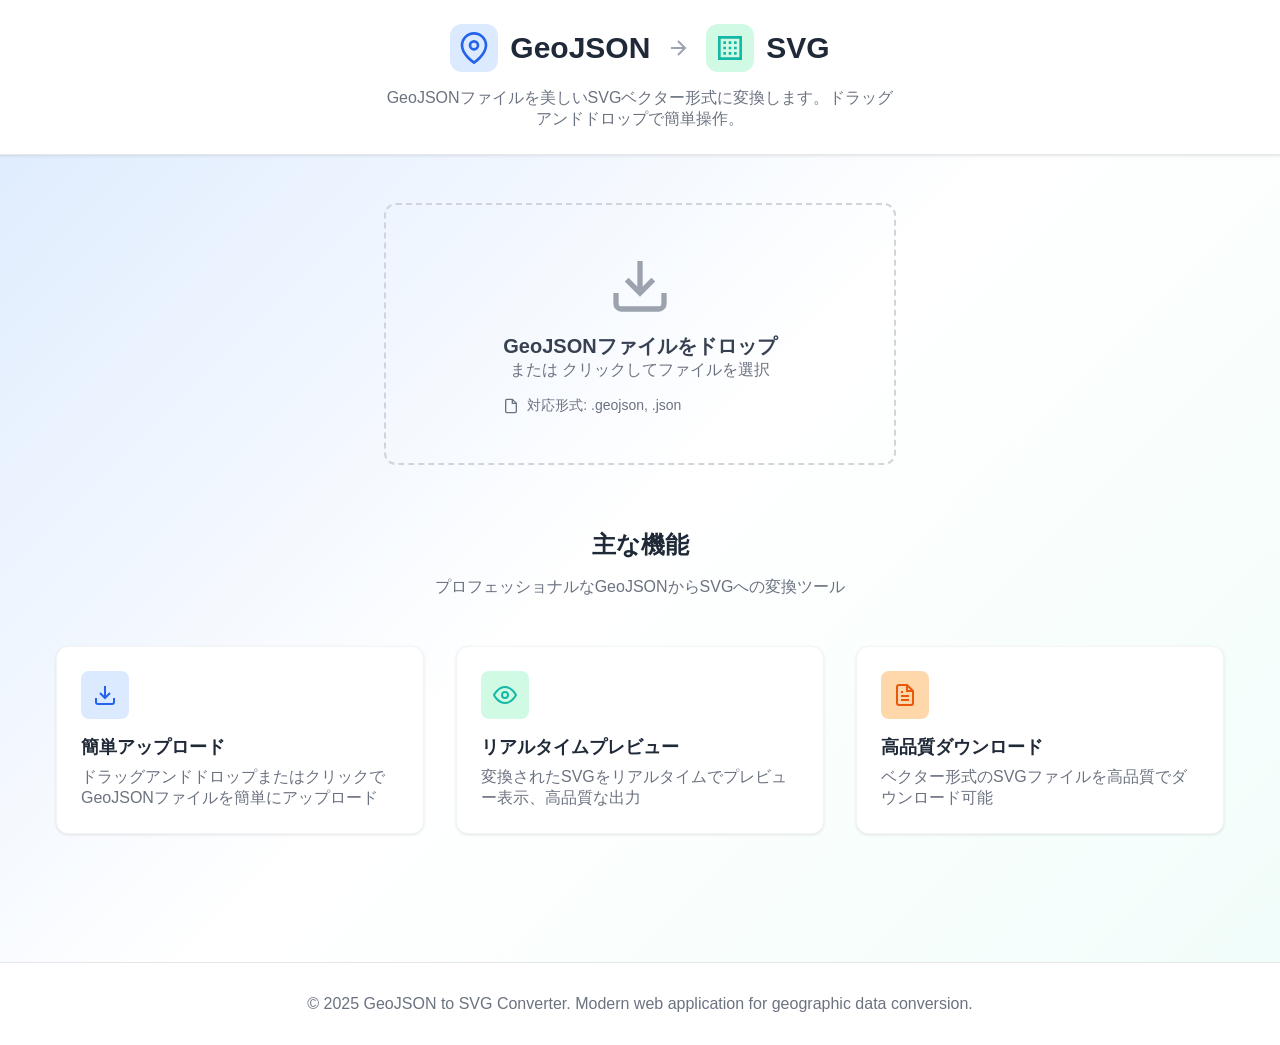
<file: geojson2svg/index.html>
<!DOCTYPE html>
<html lang="ja">
<head>
    <meta charset="UTF-8">
    <meta name="viewport" content="width=device-width, initial-scale=1.0">
    <title>GeoJSON to SVG Converter</title>
    <style>
        * {
            margin: 0;
            padding: 0;
            box-sizing: border-box;
        }

        body {
            font-family: -apple-system, BlinkMacSystemFont, 'Segoe UI', Roboto, sans-serif;
            background: linear-gradient(135deg, #dbeafe 0%, #ffffff 50%, #f0fdfa 100%);
            min-height: 100vh;
            color: #1f2937;
        }

        .container {
            max-width: 1200px;
            margin: 0 auto;
            padding: 0 1rem;
        }

        /* Header */
        .header {
            background: white;
            box-shadow: 0 1px 3px rgba(0, 0, 0, 0.1);
            border-bottom: 1px solid #e5e7eb;
            padding: 1.5rem 0;
        }

        .header-content {
            display: flex;
            align-items: center;
            justify-content: center;
            gap: 1rem;
            flex-wrap: wrap;
        }

        .logo-section {
            display: flex;
            align-items: center;
            gap: 0.75rem;
        }

        .logo-icon {
            width: 3rem;
            height: 3rem;
            background: #dbeafe;
            border-radius: 0.75rem;
            display: flex;
            align-items: center;
            justify-content: center;
        }

        .logo-icon svg {
            width: 2rem;
            height: 2rem;
            color: #2563eb;
        }

        .logo-text {
            font-size: 1.875rem;
            font-weight: bold;
            color: #1f2937;
        }

        .arrow-icon {
            width: 1.5rem;
            height: 1.5rem;
            color: #9ca3af;
        }

        .subtitle {
            text-align: center;
            color: #6b7280;
            margin-top: 1rem;
            max-width: 32rem;
            margin-left: auto;
            margin-right: auto;
        }

        /* Main Content */
        .main {
            padding: 3rem 0;
        }

        .section {
            margin-bottom: 3rem;
        }

        /* Drop Zone */
        .drop-zone {
            max-width: 32rem;
            margin: 0 auto;
            border: 2px dashed #d1d5db;
            border-radius: 0.75rem;
            padding: 3rem;
            text-align: center;
            transition: all 0.3s ease;
            cursor: pointer;
            position: relative;
        }

        .drop-zone:hover {
            border-color: #9ca3af;
        }

        .drop-zone.drag-active {
            border-color: #3b82f6;
            background-color: #eff6ff;
            transform: scale(1.02);
        }

        .drop-zone.loading {
            border-color: #14b8a6;
            background-color: #f0fdfa;
        }

        .drop-zone.error {
            border-color: #ef4444;
            background-color: #fef2f2;
        }

        .drop-zone input[type="file"] {
            position: absolute;
            inset: 0;
            width: 100%;
            height: 100%;
            opacity: 0;
            cursor: pointer;
        }

        .drop-zone-content {
            display: flex;
            flex-direction: column;
            align-items: center;
            gap: 1rem;
        }

        .upload-icon {
            width: 4rem;
            height: 4rem;
            color: #9ca3af;
            transition: color 0.3s ease;
        }

        .drag-active .upload-icon {
            color: #3b82f6;
        }

        .loading-spinner {
            width: 4rem;
            height: 4rem;
            border: 4px solid #d1fae5;
            border-top: 4px solid #14b8a6;
            border-radius: 50%;
            animation: spin 1s linear infinite;
        }

        @keyframes spin {
            0% { transform: rotate(0deg); }
            100% { transform: rotate(360deg); }
        }

        .error-icon {
            width: 4rem;
            height: 4rem;
            color: #ef4444;
        }

        .drop-zone-title {
            font-size: 1.25rem;
            font-weight: 600;
            color: #374151;
        }

        .drop-zone-subtitle {
            color: #6b7280;
            margin-bottom: 1rem;
        }

        .file-info {
            display: flex;
            align-items: center;
            gap: 0.5rem;
            font-size: 0.875rem;
            color: #6b7280;
        }

        .error-message {
            color: #dc2626;
            font-weight: 500;
        }

        /* SVG Preview */
        .preview-container {
            max-width: 72rem;
            margin: 0 auto;
            background: white;
            border-radius: 0.75rem;
            box-shadow: 0 10px 15px -3px rgba(0, 0, 0, 0.1);
            overflow: hidden;
        }

        .preview-header {
            background: linear-gradient(135deg, #2563eb 0%, #14b8a6 100%);
            padding: 1rem 1.5rem;
            display: flex;
            align-items: center;
            justify-content: space-between;
            flex-wrap: wrap;
            gap: 1rem;
        }

        .preview-title {
            font-size: 1.25rem;
            font-weight: 600;
            color: white;
        }

        .preview-controls {
            display: flex;
            gap: 0.5rem;
            flex-wrap: wrap;
        }

        .btn {
            padding: 0.5rem 1rem;
            border: none;
            border-radius: 0.5rem;
            font-weight: 500;
            cursor: pointer;
            transition: all 0.2s ease;
            display: flex;
            align-items: center;
            gap: 0.5rem;
            font-size: 0.875rem;
        }

        .btn-secondary {
            background: rgba(255, 255, 255, 0.2);
            color: white;
        }

        .btn-secondary:hover {
            background: rgba(255, 255, 255, 0.3);
        }

        .btn-danger {
            background: rgba(239, 68, 68, 0.8);
            color: white;
        }

        .btn-danger:hover {
            background: #ef4444;
        }

        .preview-area {
            background: #f9fafb;
            padding: 1.5rem;
            display: flex;
            align-items: center;
            justify-content: center;
            min-height: 24rem;
            overflow: auto;
        }

        .svg-container {
            background: white;
            border-radius: 0.5rem;
            box-shadow: 0 1px 3px rgba(0, 0, 0, 0.1);
            border: 1px solid #e5e7eb;
            max-width: 100%;
            max-height: 100%;
            overflow: auto;
        }

        .preview-info {
            padding: 1rem 1.5rem;
            background: #f9fafb;
            border-top: 1px solid #e5e7eb;
            display: flex;
            align-items: center;
            justify-content: space-between;
            font-size: 0.875rem;
            color: #6b7280;
        }

        .success-indicator {
            color: #059669;
            font-weight: 500;
        }

        /* Features Section */
        .features {
            margin-top: 4rem;
        }

        .features-header {
            text-align: center;
            margin-bottom: 3rem;
        }

        .features-title {
            font-size: 1.5rem;
            font-weight: bold;
            color: #1f2937;
            margin-bottom: 1rem;
        }

        .features-subtitle {
            color: #6b7280;
            max-width: 32rem;
            margin: 0 auto;
        }

        .features-grid {
            display: grid;
            grid-template-columns: repeat(auto-fit, minmax(300px, 1fr));
            gap: 2rem;
        }

        .feature-card {
            background: white;
            border-radius: 0.75rem;
            padding: 1.5rem;
            box-shadow: 0 1px 3px rgba(0, 0, 0, 0.1);
            border: 1px solid #f3f4f6;
            transition: box-shadow 0.3s ease;
        }

        .feature-card:hover {
            box-shadow: 0 4px 6px -1px rgba(0, 0, 0, 0.1);
        }

        .feature-icon {
            width: 3rem;
            height: 3rem;
            border-radius: 0.5rem;
            display: flex;
            align-items: center;
            justify-content: center;
            margin-bottom: 1rem;
        }

        .feature-icon.blue {
            background: #dbeafe;
            color: #2563eb;
        }

        .feature-icon.teal {
            background: #d1fae5;
            color: #14b8a6;
        }

        .feature-icon.orange {
            background: #fed7aa;
            color: #ea580c;
        }

        .feature-title {
            font-size: 1.125rem;
            font-weight: 600;
            color: #1f2937;
            margin-bottom: 0.5rem;
        }

        .feature-description {
            color: #6b7280;
        }

        /* Footer */
        .footer {
            background: white;
            border-top: 1px solid #e5e7eb;
            margin-top: 5rem;
            padding: 2rem 0;
        }

        .footer-content {
            text-align: center;
            color: #6b7280;
        }

        /* Responsive */
        @media (max-width: 768px) {
            .header-content {
                flex-direction: column;
                gap: 0.5rem;
            }

            .logo-text {
                font-size: 1.5rem;
            }

            .drop-zone {
                padding: 2rem;
            }

            .preview-header {
                flex-direction: column;
                align-items: stretch;
            }

            .preview-controls {
                justify-content: center;
            }

            .features-grid {
                grid-template-columns: 1fr;
            }
        }

        /* Hidden class */
        .hidden {
            display: none !important;
        }
    </style>
</head>
<body>
    <!-- Header -->
    <header class="header">
        <div class="container">
            <div class="header-content">
                <div class="logo-section">
                    <div class="logo-icon">
                        <svg viewBox="0 0 24 24" fill="none" stroke="currentColor" stroke-width="2">
                            <path d="M21 10c0 7-9 13-9 13s-9-6-9-13a9 9 0 0 1 18 0z"/>
                            <circle cx="12" cy="10" r="3"/>
                        </svg>
                    </div>
                    <h1 class="logo-text">GeoJSON</h1>
                </div>
                
                <svg class="arrow-icon" viewBox="0 0 24 24" fill="none" stroke="currentColor" stroke-width="2">
                    <path d="M5 12h14m-7-7 7 7-7 7"/>
                </svg>
                
                <div class="logo-section">
                    <div class="logo-icon" style="background: #d1fae5;">
                        <svg viewBox="0 0 24 24" fill="currentColor" style="color: #14b8a6;">
                            <path d="M3 3h18v18H3V3zm16 16V5H5v14h14z"/>
                            <path d="M7 7h2v2H7zm4 0h2v2h-2zm4 0h2v2h-2zM7 11h2v2H7zm4 0h2v2h-2zm4 0h2v2h-2zM7 15h2v2H7zm4 0h2v2h-2zm4 0h2v2h-2z"/>
                        </svg>
                    </div>
                    <h1 class="logo-text">SVG</h1>
                </div>
            </div>
            
            <p class="subtitle">
                GeoJSONファイルを美しいSVGベクター形式に変換します。ドラッグアンドドロップで簡単操作。
            </p>
        </div>
    </header>

    <!-- Main Content -->
    <main class="main">
        <div class="container">
            <!-- Upload Section -->
            <section class="section" id="upload-section">
                <div class="drop-zone" id="drop-zone">
                    <input type="file" id="file-input" accept=".geojson,.json">
                    <div class="drop-zone-content" id="drop-zone-content">
                        <!-- Content will be dynamically updated -->
                    </div>
                </div>
            </section>

            <!-- Preview Section -->
            <section class="section hidden" id="preview-section">
                <div class="preview-container">
                    <div class="preview-header">
                        <h2 class="preview-title">SVGプレビュー</h2>
                        <div class="preview-controls">
                            <button class="btn btn-secondary" id="download-btn">
                                <svg width="16" height="16" viewBox="0 0 24 24" fill="none" stroke="currentColor" stroke-width="2">
                                    <path d="M21 15v4a2 2 0 0 1-2 2H5a2 2 0 0 1-2-2v-4"/>
                                    <polyline points="7,10 12,15 17,10"/>
                                    <line x1="12" y1="15" x2="12" y2="3"/>
                                </svg>
                                ダウンロード
                            </button>
                            <button class="btn btn-danger" id="clear-btn">
                                <svg width="16" height="16" viewBox="0 0 24 24" fill="none" stroke="currentColor" stroke-width="2">
                                    <path d="M3 12a9 9 0 1 0 9-9 9.75 9.75 0 0 0-6.74 2.74L3 8"/>
                                    <path d="M3 3v5h5"/>
                                </svg>
                                リセット
                            </button>
                        </div>
                    </div>
                    
                    <div class="preview-area" id="preview-area">
                        <!-- SVG content will be inserted here -->
                    </div>
                    
                    <div class="preview-info">
                        <span>変換が完了しました</span>
                        <span class="success-indicator">✓ SVG生成成功</span>
                    </div>
                </div>
            </section>

            <!-- Features Section -->
            <section class="features" id="features-section">
                <div class="features-header">
                    <h2 class="features-title">主な機能</h2>
                    <p class="features-subtitle">
                        プロフェッショナルなGeoJSONからSVGへの変換ツール
                    </p>
                </div>

                <div class="features-grid">
                    <div class="feature-card">
                        <div class="feature-icon blue">
                            <svg width="24" height="24" viewBox="0 0 24 24" fill="none" stroke="currentColor" stroke-width="2">
                                <path d="M21 15v4a2 2 0 0 1-2 2H5a2 2 0 0 1-2-2v-4"/>
                                <polyline points="7,10 12,15 17,10"/>
                                <line x1="12" y1="15" x2="12" y2="3"/>
                            </svg>
                        </div>
                        <h3 class="feature-title">簡単アップロード</h3>
                        <p class="feature-description">
                            ドラッグアンドドロップまたはクリックでGeoJSONファイルを簡単にアップロード
                        </p>
                    </div>

                    <div class="feature-card">
                        <div class="feature-icon teal">
                            <svg width="24" height="24" viewBox="0 0 24 24" fill="none" stroke="currentColor" stroke-width="2">
                                <path d="M1 12s4-8 11-8 11 8 11 8-4 8-11 8-11-8-11-8z"/>
                                <circle cx="12" cy="12" r="3"/>
                            </svg>
                        </div>
                        <h3 class="feature-title">リアルタイムプレビュー</h3>
                        <p class="feature-description">
                            変換されたSVGをリアルタイムでプレビュー表示、高品質な出力
                        </p>
                    </div>

                    <div class="feature-card">
                        <div class="feature-icon orange">
                            <svg width="24" height="24" viewBox="0 0 24 24" fill="none" stroke="currentColor" stroke-width="2">
                                <path d="M14 2H6a2 2 0 0 0-2 2v16a2 2 0 0 0 2 2h12a2 2 0 0 0 2-2V8z"/>
                                <polyline points="14,2 14,8 20,8"/>
                                <line x1="16" y1="13" x2="8" y2="13"/>
                                <line x1="16" y1="17" x2="8" y2="17"/>
                                <polyline points="10,9 9,9 8,9"/>
                            </svg>
                        </div>
                        <h3 class="feature-title">高品質ダウンロード</h3>
                        <p class="feature-description">
                            ベクター形式のSVGファイルを高品質でダウンロード可能
                        </p>
                    </div>
                </div>
            </section>
        </div>
    </main>

    <!-- Footer -->
    <footer class="footer">
        <div class="container">
            <div class="footer-content">
                <p>&copy; 2025 GeoJSON to SVG Converter. Modern web application for geographic data conversion.</p>
            </div>
        </div>
    </footer>

    <script>
        // GeoJSON to SVG Converter Class
        class GeoJSONToSVGConverter {
            constructor(width = 800, height = 600, padding = 40) {
                this.width = width;
                this.height = height;
                this.padding = padding;
            }

            convert(geoJSON) {
                const features = this.normalizeFeatures(geoJSON);
                const bounds = this.calculateBounds(features);
                const paths = features.map(feature => this.featureToPath(feature, bounds));
                
                return this.generateSVG(paths);
            }

            normalizeFeatures(geoJSON) {
                if (geoJSON.type === 'FeatureCollection') {
                    return geoJSON.features;
                }
                return [geoJSON];
            }

            calculateBounds(features) {
                let minLng = Infinity;
                let maxLng = -Infinity;
                let minLat = Infinity;
                let maxLat = -Infinity;

                features.forEach(feature => {
                    this.extractCoordinates(feature.geometry.coordinates).forEach(([lng, lat]) => {
                        minLng = Math.min(minLng, lng);
                        maxLng = Math.max(maxLng, lng);
                        minLat = Math.min(minLat, lat);
                        maxLat = Math.max(maxLat, lat);
                    });
                });

                return { minLng, maxLng, minLat, maxLat };
            }

            extractCoordinates(coords) {
                const result = [];
                
                const flatten = (arr) => {
                    if (Array.isArray(arr) && arr.length === 2 && typeof arr[0] === 'number' && typeof arr[1] === 'number') {
                        result.push(arr);
                    } else if (Array.isArray(arr)) {
                        arr.forEach(item => flatten(item));
                    }
                };

                flatten(coords);
                return result;
            }

            projectCoordinate(lng, lat, bounds) {
                const x = ((lng - bounds.minLng) / (bounds.maxLng - bounds.minLng)) * (this.width - 2 * this.padding) + this.padding;
                const y = ((bounds.maxLat - lat) / (bounds.maxLat - bounds.minLat)) * (this.height - 2 * this.padding) + this.padding;
                return [x, y];
            }

            featureToPath(feature, bounds) {
                const { geometry } = feature;
                
                switch (geometry.type) {
                    case 'Point':
                        return this.pointToPath(geometry.coordinates, bounds);
                    case 'LineString':
                        return this.lineStringToPath(geometry.coordinates, bounds);
                    case 'Polygon':
                        return this.polygonToPath(geometry.coordinates, bounds);
                    case 'MultiPoint':
                        return geometry.coordinates.map(coords => 
                            this.pointToPath(coords, bounds)
                        ).join(' ');
                    case 'MultiLineString':
                        return geometry.coordinates.map(coords => 
                            this.lineStringToPath(coords, bounds)
                        ).join(' ');
                    case 'MultiPolygon':
                        return geometry.coordinates.map(coords => 
                            this.polygonToPath(coords, bounds)
                        ).join(' ');
                    default:
                        return '';
                }
            }

            pointToPath(coordinates, bounds) {
                const [x, y] = this.projectCoordinate(coordinates[0], coordinates[1], bounds);
                return `<circle cx="${x}" cy="${y}" r="3" fill="#3B82F6" stroke="#1E40AF" stroke-width="1"/>`;
            }

            lineStringToPath(coordinates, bounds) {
                const points = coordinates.map(coord => {
                    const [x, y] = this.projectCoordinate(coord[0], coord[1], bounds);
                    return `${x},${y}`;
                }).join(' ');
                
                return `<polyline points="${points}" fill="none" stroke="#14B8A6" stroke-width="2" stroke-linejoin="round" stroke-linecap="round"/>`;
            }

            polygonToPath(coordinates, bounds) {
                const rings = coordinates.map(ring => {
                    const points = ring.map(coord => {
                        const [x, y] = this.projectCoordinate(coord[0], coord[1], bounds);
                        return `${x},${y}`;
                    }).join(' ');
                    return `<polygon points="${points}" fill="rgba(59, 130, 246, 0.3)" stroke="#3B82F6" stroke-width="1.5"/>`;
                });
                
                return rings.join('');
            }

            generateSVG(paths) {
                return `<?xml version="1.0" encoding="UTF-8"?>
<svg width="${this.width}" height="${this.height}" viewBox="0 0 ${this.width} ${this.height}" xmlns="http://www.w3.org/2000/svg">
  <defs>
    <style>
      .geo-feature { transition: opacity 0.2s ease; }
      .geo-feature:hover { opacity: 0.8; }
    </style>
  </defs>
  <rect width="100%" height="100%" fill="#F8FAFC"/>
  <g class="geo-features">
    ${paths.join('\n    ')}
  </g>
</svg>`;
            }
        }

        // Application State
        let currentGeoJSON = null;
        let currentSVG = null;

        // DOM Elements
        const dropZone = document.getElementById('drop-zone');
        const dropZoneContent = document.getElementById('drop-zone-content');
        const fileInput = document.getElementById('file-input');
        const uploadSection = document.getElementById('upload-section');
        const previewSection = document.getElementById('preview-section');
        const featuresSection = document.getElementById('features-section');
        const previewArea = document.getElementById('preview-area');
        const downloadBtn = document.getElementById('download-btn');
        const clearBtn = document.getElementById('clear-btn');

        // Utility Functions
        function validateGeoJSON(data) {
            if (!data || typeof data !== 'object') return false;
            
            if (data.type === 'FeatureCollection') {
                return Array.isArray(data.features) && 
                       data.features.every(feature => 
                           feature.type === 'Feature' && 
                           feature.geometry && 
                           feature.geometry.type && 
                           feature.geometry.coordinates
                       );
            }
            
            if (data.type === 'Feature') {
                return data.geometry && 
                       data.geometry.type && 
                       data.geometry.coordinates;
            }
            
            return false;
        }

        function updateDropZoneContent(state, message = '') {
            let content = '';
            
            switch (state) {
                case 'default':
                    content = `
                        <svg class="upload-icon" viewBox="0 0 24 24" fill="none" stroke="currentColor" stroke-width="2">
                            <path d="M21 15v4a2 2 0 0 1-2 2H5a2 2 0 0 1-2-2v-4"/>
                            <polyline points="7,10 12,15 17,10"/>
                            <line x1="12" y1="15" x2="12" y2="3"/>
                        </svg>
                        <div>
                            <p class="drop-zone-title">GeoJSONファイルをドロップ</p>
                            <p class="drop-zone-subtitle">または クリックしてファイルを選択</p>
                            <div class="file-info">
                                <svg width="16" height="16" viewBox="0 0 24 24" fill="none" stroke="currentColor" stroke-width="2">
                                    <path d="M14 2H6a2 2 0 0 0-2 2v16a2 2 0 0 0 2 2h12a2 2 0 0 0 2-2V8z"/>
                                    <polyline points="14,2 14,8 20,8"/>
                                </svg>
                                <span>対応形式: .geojson, .json</span>
                            </div>
                        </div>
                    `;
                    break;
                case 'drag-active':
                    content = `
                        <svg class="upload-icon" viewBox="0 0 24 24" fill="none" stroke="currentColor" stroke-width="2">
                            <path d="M21 15v4a2 2 0 0 1-2 2H5a2 2 0 0 1-2-2v-4"/>
                            <polyline points="7,10 12,15 17,10"/>
                            <line x1="12" y1="15" x2="12" y2="3"/>
                        </svg>
                        <p class="drop-zone-title">ファイルをドロップしてください</p>
                    `;
                    break;
                case 'loading':
                    content = `
                        <div class="loading-spinner"></div>
                        <p class="drop-zone-title">ファイルを処理中...</p>
                    `;
                    break;
                case 'error':
                    content = `
                        <svg class="error-icon" viewBox="0 0 24 24" fill="none" stroke="currentColor" stroke-width="2">
                            <circle cx="12" cy="12" r="10"/>
                            <line x1="15" y1="9" x2="9" y2="15"/>
                            <line x1="9" y1="9" x2="15" y2="15"/>
                        </svg>
                        <div>
                            <p class="drop-zone-title">エラーが発生しました</p>
                            <p class="error-message">${message}</p>
                            <p class="drop-zone-subtitle">別のファイルを選択してください</p>
                        </div>
                    `;
                    break;
            }
            
            dropZoneContent.innerHTML = content;
        }

        function processFile(file) {
            if (!file.name.toLowerCase().endsWith('.geojson') && !file.name.toLowerCase().endsWith('.json')) {
                showError('GeoJSONファイル（.geojson または .json）を選択してください');
                return;
            }

            showLoading();

            const reader = new FileReader();
            reader.onload = (e) => {
                try {
                    const text = e.target.result;
                    const data = JSON.parse(text);
                    
                    if (!validateGeoJSON(data)) {
                        showError('有効なGeoJSONフォーマットではありません');
                        return;
                    }

                    currentGeoJSON = data;
                    convertToSVG(data);
                } catch (err) {
                    showError('ファイルの解析に失敗しました');
                }
            };

            reader.onerror = () => {
                showError('ファイルの読み込みに失敗しました');
            };

            reader.readAsText(file);
        }

        function convertToSVG(geoJSON) {
            try {
                const converter = new GeoJSONToSVGConverter(800, 600, 40);
                const svg = converter.convert(geoJSON);
                currentSVG = svg;
                showPreview(svg);
            } catch (err) {
                console.error('SVG変換エラー:', err);
                showError('SVGの変換に失敗しました');
            }
        }

        function showDefault() {
            dropZone.className = 'drop-zone';
            updateDropZoneContent('default');
        }

        function showDragActive() {
            dropZone.className = 'drop-zone drag-active';
            updateDropZoneContent('drag-active');
        }

        function showLoading() {
            dropZone.className = 'drop-zone loading';
            updateDropZoneContent('loading');
        }

        function showError(message) {
            dropZone.className = 'drop-zone error';
            updateDropZoneContent('error', message);
        }

        function showPreview(svgContent) {
            uploadSection.classList.add('hidden');
            featuresSection.classList.add('hidden');
            previewSection.classList.remove('hidden');
            
            const svgContainer = document.createElement('div');
            svgContainer.className = 'svg-container';
            svgContainer.innerHTML = svgContent;
            
            previewArea.innerHTML = '';
            previewArea.appendChild(svgContainer);
        }

        function clearAll() {
            currentGeoJSON = null;
            currentSVG = null;
            
            uploadSection.classList.remove('hidden');
            featuresSection.classList.remove('hidden');
            previewSection.classList.add('hidden');
            
            showDefault();
            fileInput.value = '';
        }

        function downloadSVG() {
            if (!currentSVG) return;

            const blob = new Blob([currentSVG], { type: 'image/svg+xml' });
            const url = URL.createObjectURL(blob);
            const link = document.createElement('a');
            link.href = url;
            link.download = 'converted-map.svg';
            document.body.appendChild(link);
            link.click();
            document.body.removeChild(link);
            URL.revokeObjectURL(url);
        }

        // Event Listeners
        dropZone.addEventListener('dragenter', (e) => {
            e.preventDefault();
            e.stopPropagation();
            if (!dropZone.classList.contains('loading')) {
                showDragActive();
            }
        });

        dropZone.addEventListener('dragleave', (e) => {
            e.preventDefault();
            e.stopPropagation();
            if (!dropZone.classList.contains('loading') && !dropZone.contains(e.relatedTarget)) {
                showDefault();
            }
        });

        dropZone.addEventListener('dragover', (e) => {
            e.preventDefault();
            e.stopPropagation();
        });

        dropZone.addEventListener('drop', (e) => {
            e.preventDefault();
            e.stopPropagation();
            
            const files = e.dataTransfer.files;
            if (files.length > 0) {
                processFile(files[0]);
            }
        });

        fileInput.addEventListener('change', (e) => {
            const files = e.target.files;
            if (files.length > 0) {
                processFile(files[0]);
            }
        });

        downloadBtn.addEventListener('click', downloadSVG);
        clearBtn.addEventListener('click', clearAll);

        // Initialize
        showDefault();
    </script>
</body>
</html>
</file>
